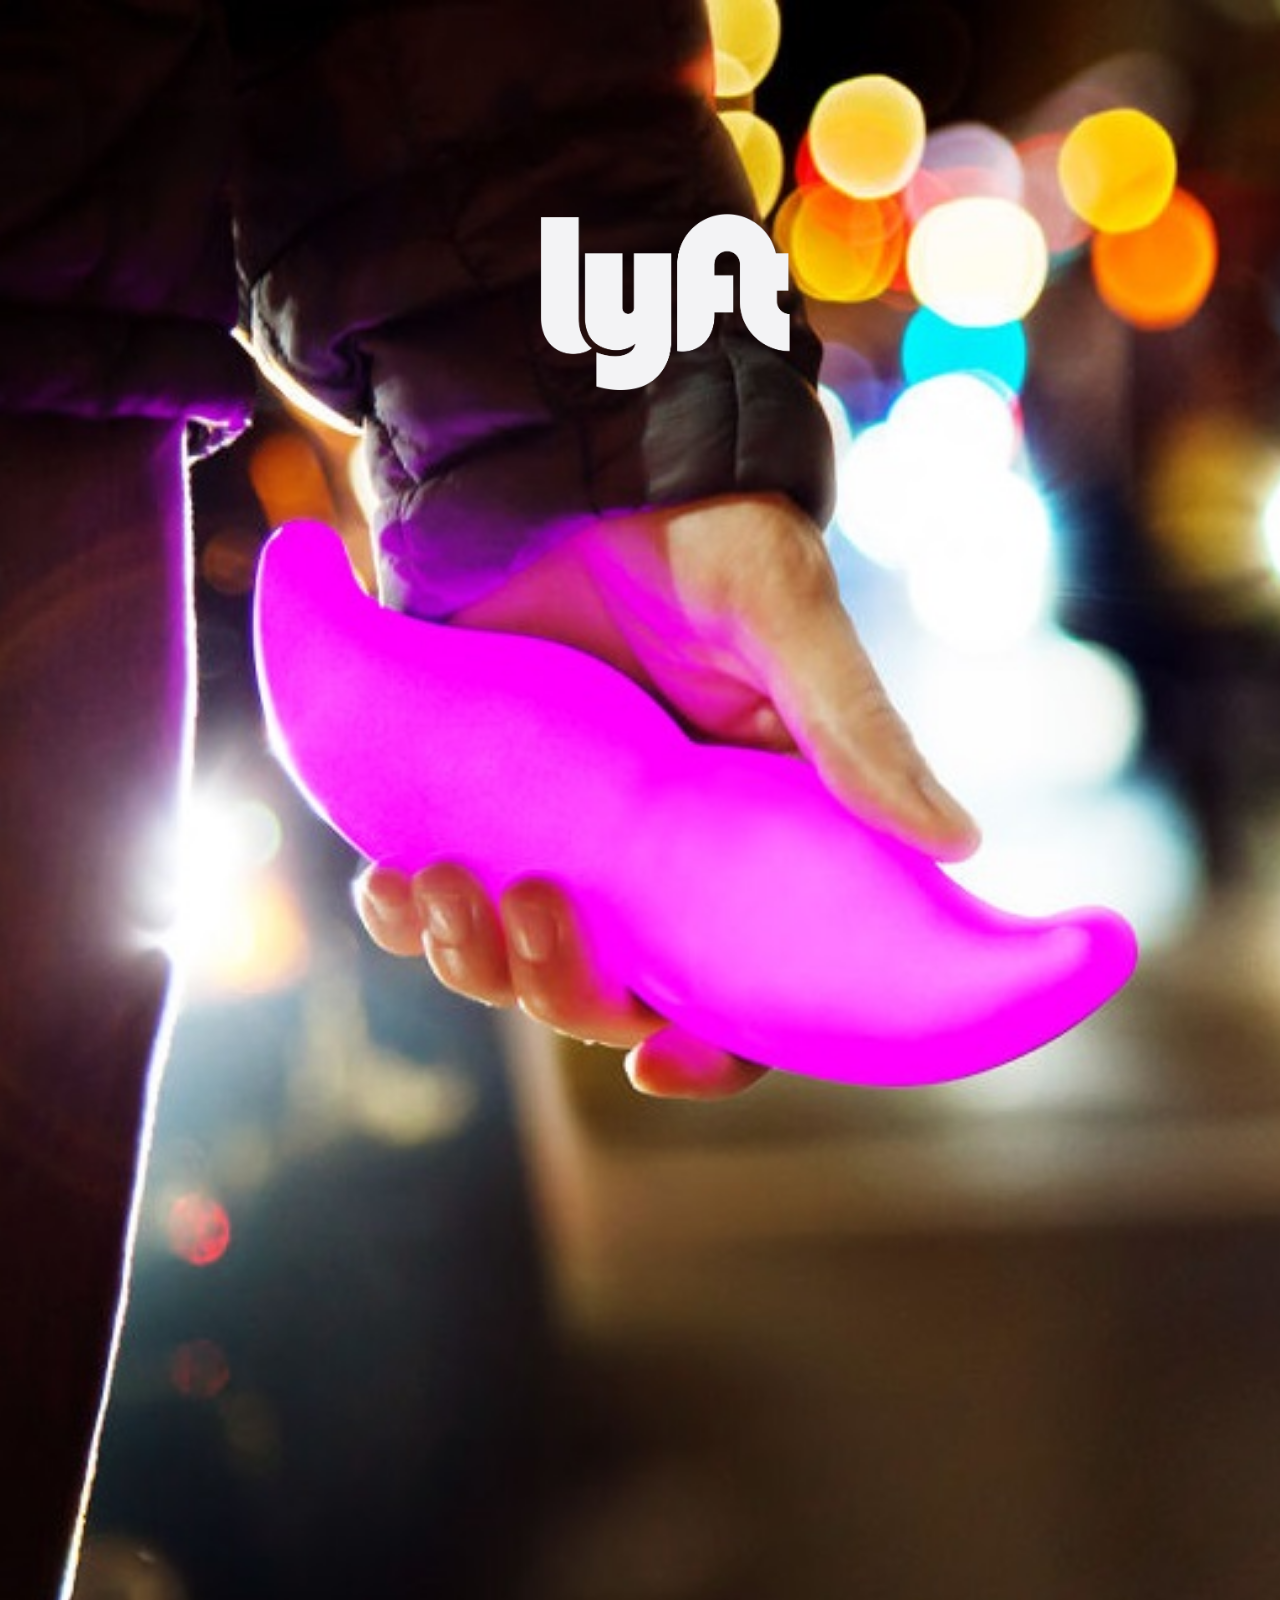
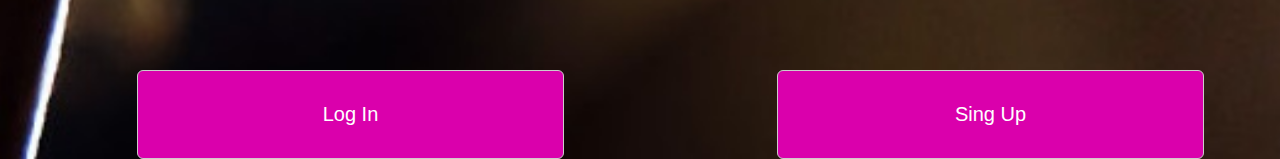
<file: index.html>
<!DOCTYPE html>
<html lang="en">
<head>
	<meta charset="utf-8">
	<meta name="viewport" content="width=device-width, initial-scale=1">
	<title>lyft</title>
	<link rel="stylesheet" type="text/css" href="bootstrap-3.3.7-dist/css/bootstrap.min.css">
	<link rel="stylesheet" type="text/css" href="css/main.css">
</head>
<body>
	<section>
		<div class="container-fluid">
			<div class="row">
				<div class="col-xs-12">
					<a href="#"><img src="img/fc0.logo_standard_silver.png" alt="" class="logo"></a>
				</div>
				<!--1º boton activar enlace log in-->
				<div class="col-xs-6 b-bajo">
					<a href="" class="btn btn-default btn-lg">Log In</a>
				</div>
				<!--2º boton activar enlace sign up hacer formulario-->
				<div class="col-xs-6 b-bajo">
					<a href="signup.html" class="btn btn-default btn-lg">Sing Up</a>
				</div>
			</div>
		</div>
	</section>
	<script src="http://ajax.googleapis.com/ajax/libs/jquery/1.7.2/jquery.min.js"></script> 
	<script type='text/javascript' src='js/main.js'></script>
</body>
</html>
</file>
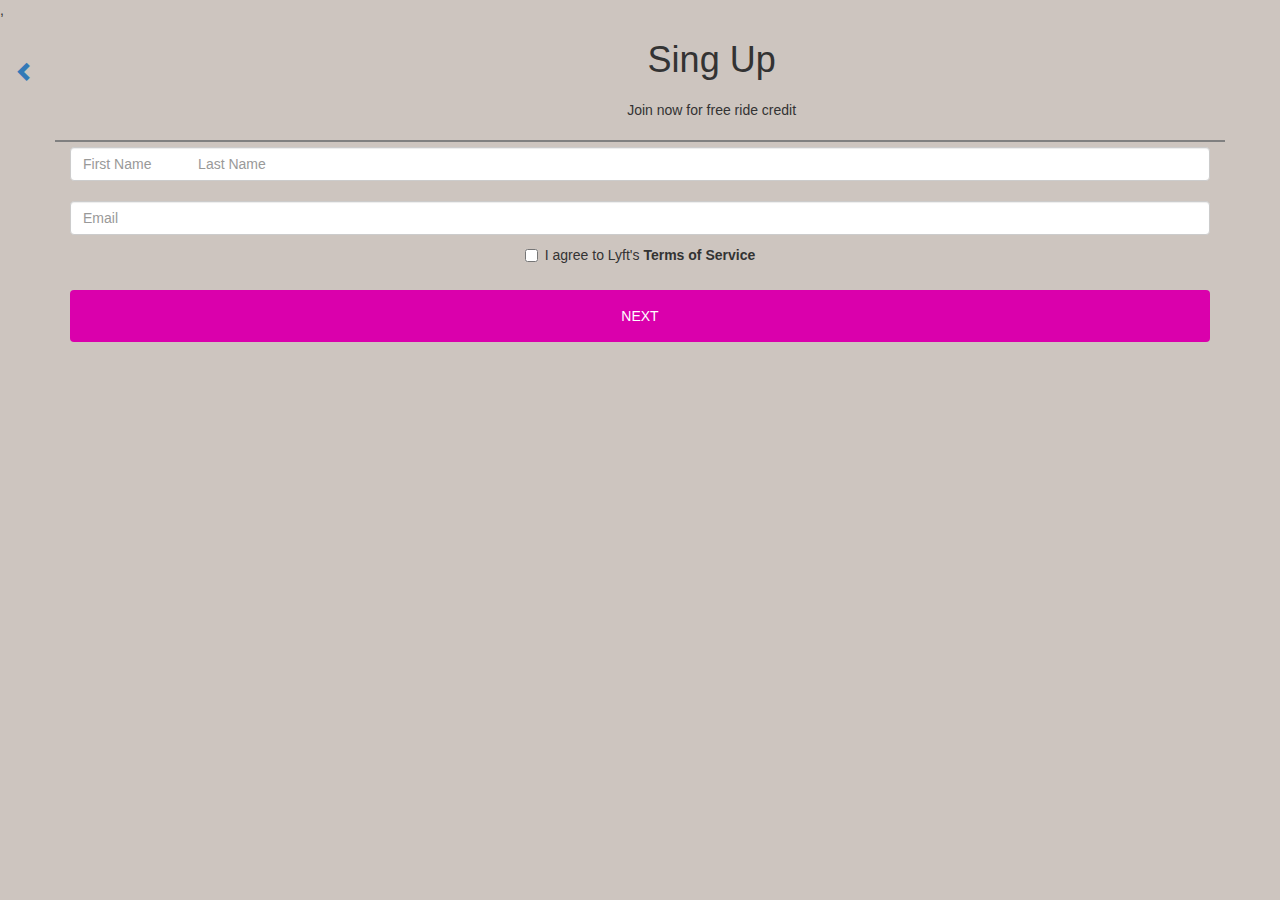
<file: next.html>
,<!DOCTYPE html>
<html lang="en">
<head>
	<meta charset="utf-8">
	<meta name="viewport" content="width=device-width, initial-scale=1">
	<title>lyft</title>
	<link rel="stylesheet" type="text/css" href="bootstrap-3.3.7-dist/css/bootstrap.min.css">
	<link rel="stylesheet" type="text/css" href="css/next.css">
</head>
<body>
	<header>
		<div class="container-fluid">
			<div class="row">
				<div class="col-xs-2">
					<a href="signup.html"><span class="glyphicon glyphicon-chevron-left"></span></a>
				</div>
				<div class="col-xs-10">
					<h1 class="text-center">Sing Up</h1>
					<p class="text-center">Join now for free ride credit</p>
				</div>
			</div>
		</div>
	</header>
	<section>
		<div class="container line">
			<!--agregar iconos a email y password asinar estilo a la pagina arreglar los col del header para q se vea en una linea-->
			<div class="row">
				<div class="col-xs-12">
					<form>
						<div class="form-group" >
							<label for="nameUser"></label>
							<input  type="text" class="form-control " id="nameUser"  placeholder= "First Name            Last Name">
						</div>
						<div class="correo-form-group">
							<label for="Email1"></label>
							<input type="text" class="form-control" id="Email1" placeholder="Email">
						</div>
						<div class="checkbox">
							<label>
								<input type="checkbox">I agree to Lyft's <strong>Terms of Service</strong>
							</label>
						</div>
						<a href="mapa.html" class="btn btn-default-sgte" id="next">NEXT</a>
					</form>
				</div>
			</div>
		</div>
	</section>
	
	
	<script src="http://ajax.googleapis.com/ajax/libs/jquery/1.7.2/jquery.min.js"></script> 
	<script type='text/javascript' src='js/next.js'></script>
</body>
</html>
</file>
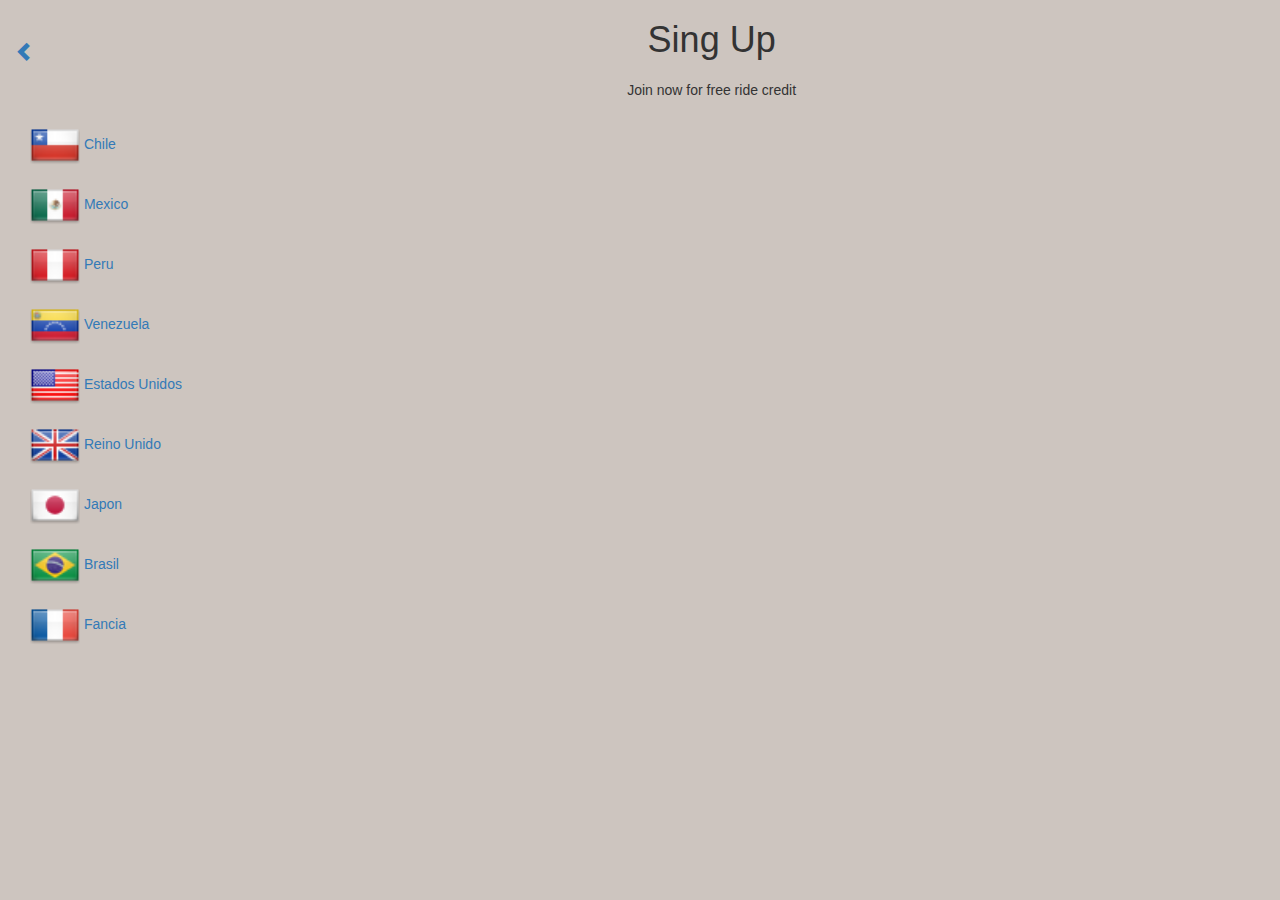
<file: paises.html>
<!DOCTYPE html>
<html lang="en">
<head>
	<meta charset="utf-8">
	<meta name="viewport" content="width=device-width, initial-scale=1">
	<title>lyft</title>
	<link rel="stylesheet" type="text/css" href="bootstrap-3.3.7-dist/css/bootstrap.min.css">
	<link rel="stylesheet" type="text/css" href="css/paises.css">
</head>
<body>
	<header>
		<div class="container-fluid">
			<div class="row">
				<div class="col-xs-2">
					<a href="signup.html"><span class="glyphicon glyphicon-chevron-left"></span></a>
				</div>
				<div class="col-xs-10">
					<h1 class="text-center">Sing Up</h1>
					<p class="text-center">Join now for free ride credit</p>
				</div>
			</div>
		</div>
	</header>
	<section>
	<ul id="paises">
		<li class="tip">
			<a href="signup.html">
				<img src="img/CL.png">
				<span>Chile</span>
			</a>
		</li>
		<li class="tip">
			<a href="signup.html">
				<img src="img/MX.png">
				<span>Mexico</span>
			</a>
		</li>
		<li class="tip">
			<a href="signup.html">
				<img src="img/PE.png">
				<span>Peru</span>
			</a>
		</li>
		<li class="tip">
			<a href="signup.html">
				<img src="img/VE.png">
				<span>Venezuela</span>
			</a>
		</li>
		<li class="tip">
			<a href="signup.html">
				<img src="img/US.png">
				<span>Estados Unidos</span>
			</a>
		</li>
		<li class="tip">
			<a href="signup.html">
				<img src="img/GB.png">
				<span>Reino Unido</span>
			</a>
		</li>
		<li class="tip">
			<a href="signup.html">
				<img src="img/JP.png">
				<span>Japon</span>
			</a>
		</li>
		<li class="tip">
			<a href="signup.html">
				<img src="img/BR.png">
				<span>Brasil</span>
			</a>
		</li>
		<li class="tip">
			<a href="signup.html">
				<img src="img/FR.png">
				<span>Fancia</span>
			</a>
		</li>
	</ul>
	</section>
	<script src="http://ajax.googleapis.com/ajax/libs/jquery/1.7.2/jquery.min.js"></script> 
	<script type='text/javascript' src='js/paises.js'></script>
	
</body>
</html>
</file>
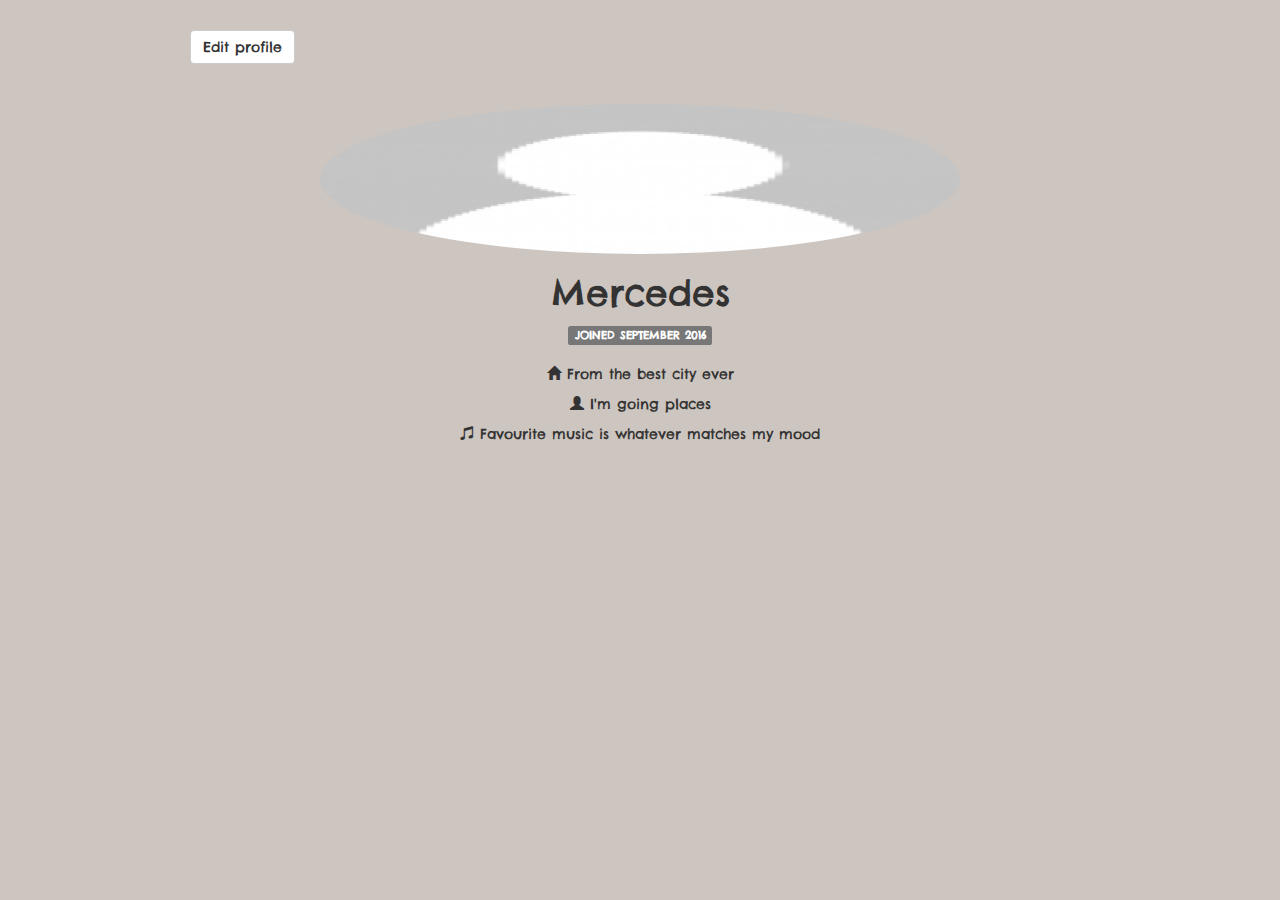
<file: perfil.html>
<!DOCTYPE html>
<html lang="en">
<head>
	<meta charset="utf-8">
	<meta name="viewport" content="width=device-width, initial-scale=1">
	<title>lyft</title>
	<link href="https://fonts.googleapis.com/css?family=Chelsea+Market|Lemonada" rel="stylesheet">
	<link rel="stylesheet" type="text/css" href="bootstrap-3.3.7-dist/css/bootstrap.min.css">
	<link rel="stylesheet" type="text/css" href="css/perfil.css">
</head>
<body>
	<header>
		<div class="row">
			<div class="col-xs-12">
			<a href="" class="btn btn-default editar">Edit profile</a>
				<a href=""><center><img class="user img-circle" alt="imagen circular"" src="img/icono-persona-.png"></center></a>
			</div>
		</div>
	</header>
	<section>
	<div class="row">
		<div class="col-xs-12">
			<h1><center>Mercedes</center></h1>
			<p><center><span class="label label-default">JOINED SEPTEMBER 2016</span></center></p>
		</div>
	</div>
	<div class="row">
		<div class="col-xs-12">
			<p><center><span class="glyphicon glyphicon-home"></span> From the best city ever</center></p>
			<p><center><span class="glyphicon glyphicon-user"></span> I'm going places</center></p>
			<p><center><span class="glyphicon glyphicon-music"></span> Favourite music is whatever matches my mood</center></p>
		</div>
	</div>
		
	</section>
	
	<script src="https://ajax.googleapis.com/ajax/libs/jquery/1.12.4/jquery.min.js"></script>
	<script src="https://maxcdn.bootstrapcdn.com/bootstrap/3.3.7/js/bootstrap.min.js" integrity="sha384-Tc5IQib027qvyjSMfHjOMaLkfuWVxZxUPnCJA7l2mCWNIpG9mGCD8wGNIcPD7Txa" crossorigin="anonymous"></script>

	<script type='text/javascript' src='js/main.js'></script>
</body>
</html>
</file>
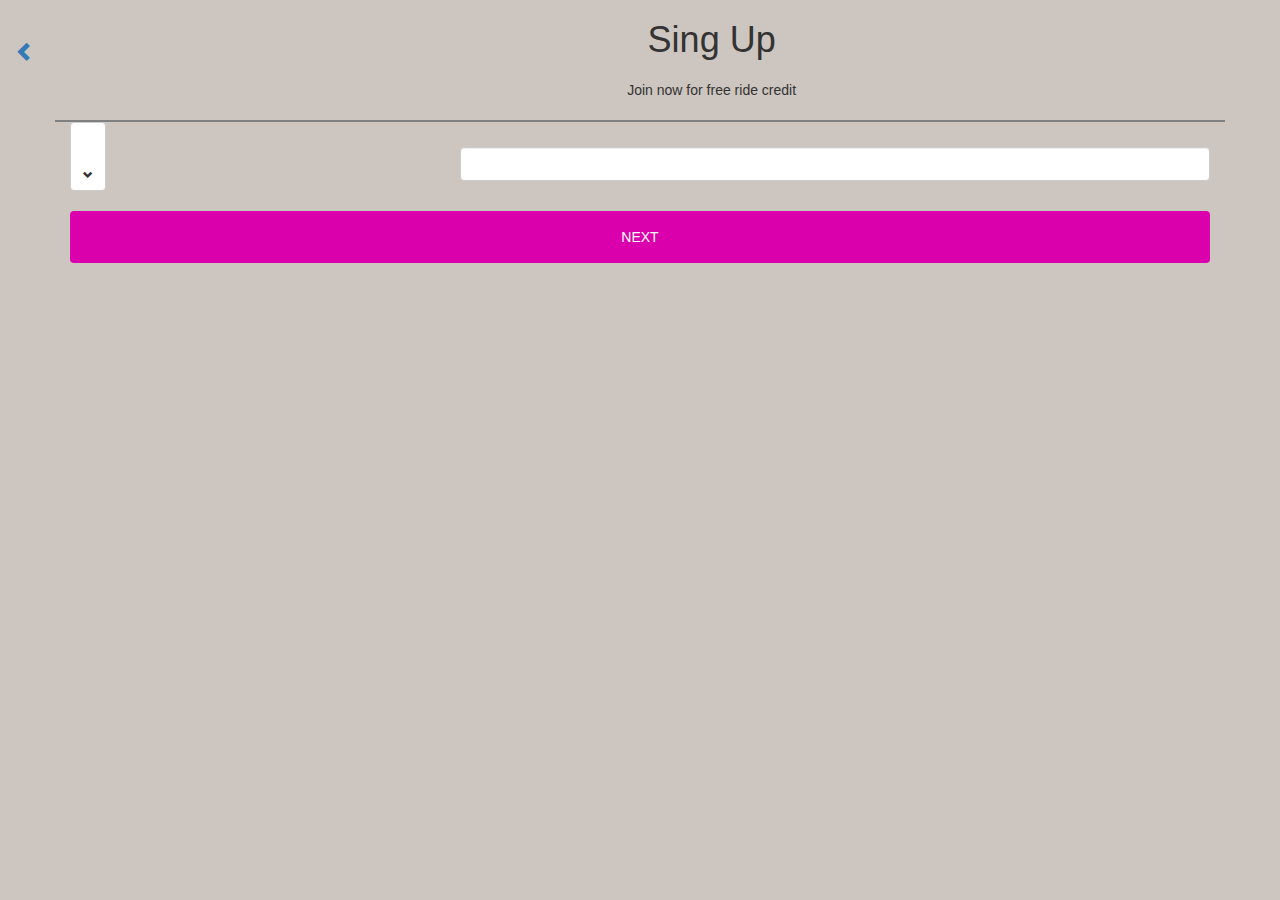
<file: signup.html>
<!DOCTYPE html>
<html lang="en">
<head>
	<meta charset="utf-8">
	<meta name="viewport" content="width=device-width, initial-scale=1">
	<title>lyft</title>
	<link rel="stylesheet" type="text/css" href="bootstrap-3.3.7-dist/css/bootstrap.min.css">
	<link rel="stylesheet" type="text/css" href="css/signup.css">
</head>
<body>
	<header>
		<div class="container-fluid">
			<!--arreglar estilos pagina ademas de poner funcionalida al boton agregar banderas y hacer js-->
			<div class="row">
				<div class="col-xs-2">
					<a href="index.html"><span class="glyphicon glyphicon-chevron-left"></span></a>
				</div>
				<div class="col-xs-10">
					<h1 class="text-center">Sing Up</h1>
					<p class="text-center">Join now for free ride credit</p>
				</div>
			</div>
		</div>
	</header>
	<section class="container line">
		<div class="row">
			<div class="col-xs-4">
				<a href="paises.html" id="pais" class="btn btn-default"><img><i class="glyphicon glyphicon-chevron-down"></i></a>
			</div>
			<div class="col-xs-8">
				<span id="prefijo"></span>
				<input type="tel" name="telefono" class="form-control" placeholder=" ">
				
			</div>
		</div>
	</section>
	<section>
		<div class="container">
			<div class="row">
				<div class="col-xs-12">
					<a href="next.html" class="btn btn-default-sgte">NEXT</a>
				</div>
			</div>
		</div>
	</section-->
	<script src="https://ajax.googleapis.com/ajax/libs/jquery/1.12.4/jquery.min.js"></script>
	<script src="https://maxcdn.bootstrapcdn.com/bootstrap/3.3.7/js/bootstrap.min.js" integrity="sha384-Tc5IQib027qvyjSMfHjOMaLkfuWVxZxUPnCJA7l2mCWNIpG9mGCD8wGNIcPD7Txa" crossorigin="anonymous"></script>

	<script type='text/javascript' src='js/main.js'></script>
	<script type='text/javascript' src='js/paises.js'></script>
</body>
</html>
</file>
<file: css/main.css>
*{
	box-sizing:border-box;
	margin:0;
}

body{
	background-image:url(../img/bg.jpg);
	/*100vw (ancho de ventanilla) y 100vh (alto de ventanilla)*/
	background-repeat:no-repeat;
	background-position:center;
	background-size:cover;
	height:100vh;

}

.logo{
	width:20%;
	margin-left:42%;
	margin-top:17%;
}

.btn-default{
	margin-left:20%;
	padding:5%;
	background-color:#DA00AC;
	font-size:20px;
	text-align:center;
	color:#ffffff;
	width:70%;
}

.btn-default:hover{
	color:#fd5d84;
	padding:9%;
}
.b-bajo{
	margin-top:100%;
}



/*bajar botones empezr con segunda pagina sing up*/
</file>
<file: css/next.css>
*{
	box-sizing:border-box;
	margin:0;
	padding:0;
}
body{
	background-color:#cdc5bf;
}

.glyphicon {
	font-size:20px;
	margin-top:40px;
}
.text-center{
	margin-right:70px;
	margin-bottom:20px;
}


.btn-default-sgte{
	background-color:#da00ac;
	padding:15px;
	margin-top:15px;
	text-align:center;
	color:#ffffff;
	width:100%;
}
.checkbox{
	text-align:center;
}

.line{
	border-top:2px solid grey;
	margin-bottom:5px;
	
}
</file>
<file: css/paises.css>
*{
	box-sizing:border-box;
	margin:0;
	padding:0;
}

body{
	background-color:#cdc5bf;
	/*background-image:url(../img/26306989-Hexagon-Paper-Fold-Seamless-Background-Pattern-Stock-Vector);*/
	/*100vw (ancho de ventanilla) y 100vh (alto de ventanilla)*/

}

.glyphicon {
	font-size:20px;
	margin-top:40px;
}
.text-center{
	margin-right:70px;
	margin-bottom:20px;
}


.line{
	border-top:2px solid grey;
	margin-bottom:5px;
}


.tip {
	list-style: none;
	display: block;
	margin-bottom: 10px;
}
.tip a {
	display: block;
	text-decoration: none;
}
.tip a:hover {
	background-color:#da00ac;
}
.tip img {
	margin-left:30px;
	width: 50px;
}
</file>
<file: css/perfil.css>
*{
	box-sizing:border-box;
	margin:0;
}

body{
	background-color:#cdc5bf;
	font-family: 'Chelsea Market', cursive;
}	
.user{
	height:150px;
	width:50%;
	margin-top:40px;
}	

.editar{
	margin-left:190px;
	margin-top:30px;
}
.label-default{
	width:60%;
}	




	/*bajar botones empezr con segunda pagina sing up*/
</file>
<file: css/signup.css>
*{
	box-sizing:border-box;
	margin:0;
	padding:0;
}

body{
	background-color:#cdc5bf;
	/*background-image:url(../img/26306989-Hexagon-Paper-Fold-Seamless-Background-Pattern-Stock-Vector);*/
	/*100vw (ancho de ventanilla) y 100vh (alto de ventanilla)*/
	background-repeat:no-repeat;
	background-position:center;
	background-size:cover;
	height:100vh;

}

.glyphicon {
	font-size:20px;
	margin-top:40px;
}
.text-center{
	margin-right:70px;
	margin-bottom:20px;
}

.btn-default-sgte{
	background-color:#da00ac;
	padding:15px;
	margin-top:15px;
	text-align:center;
	color:#ffffff;
	width:100%;
}

.form-control{
	margin-top:25px;
}
.glyphicon-chevron-down{
	font-size:10px;
}
.line{
	border-top:2px solid grey;
	margin-bottom:5px;
}
</file>
